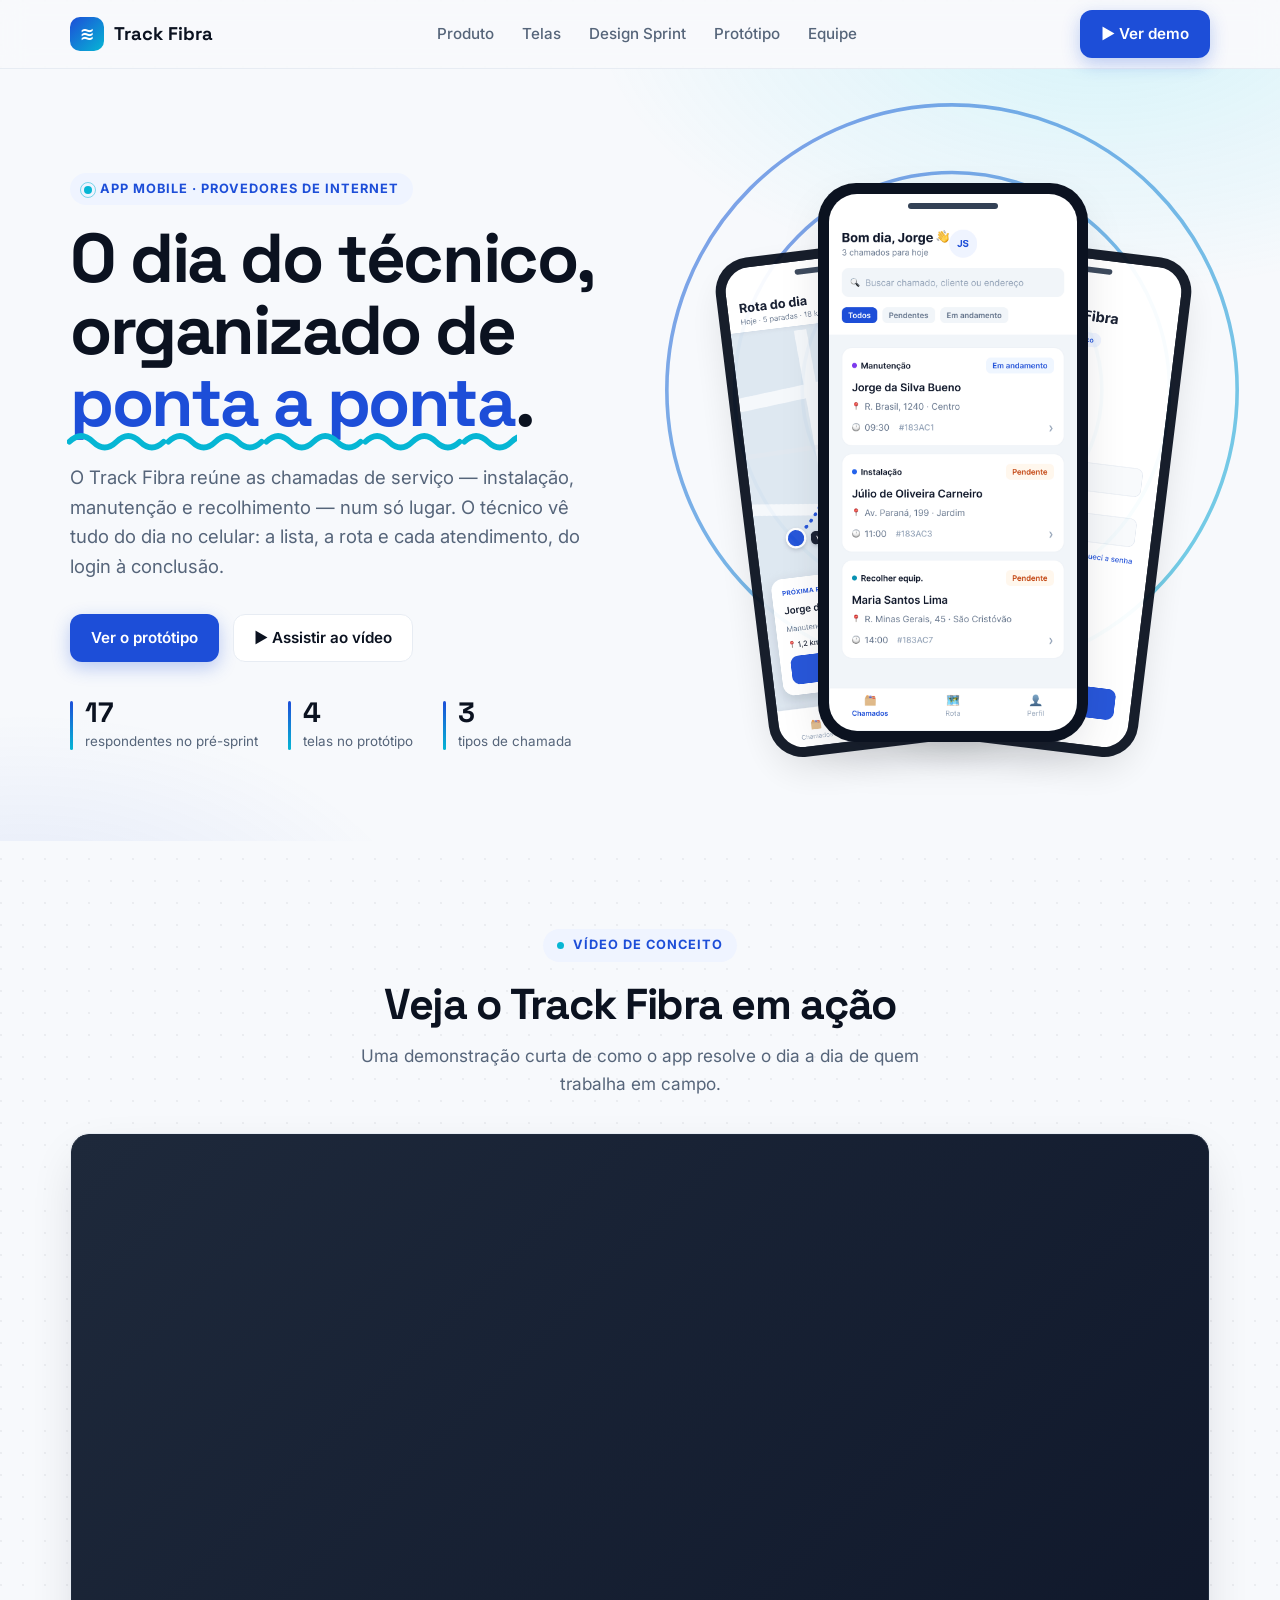
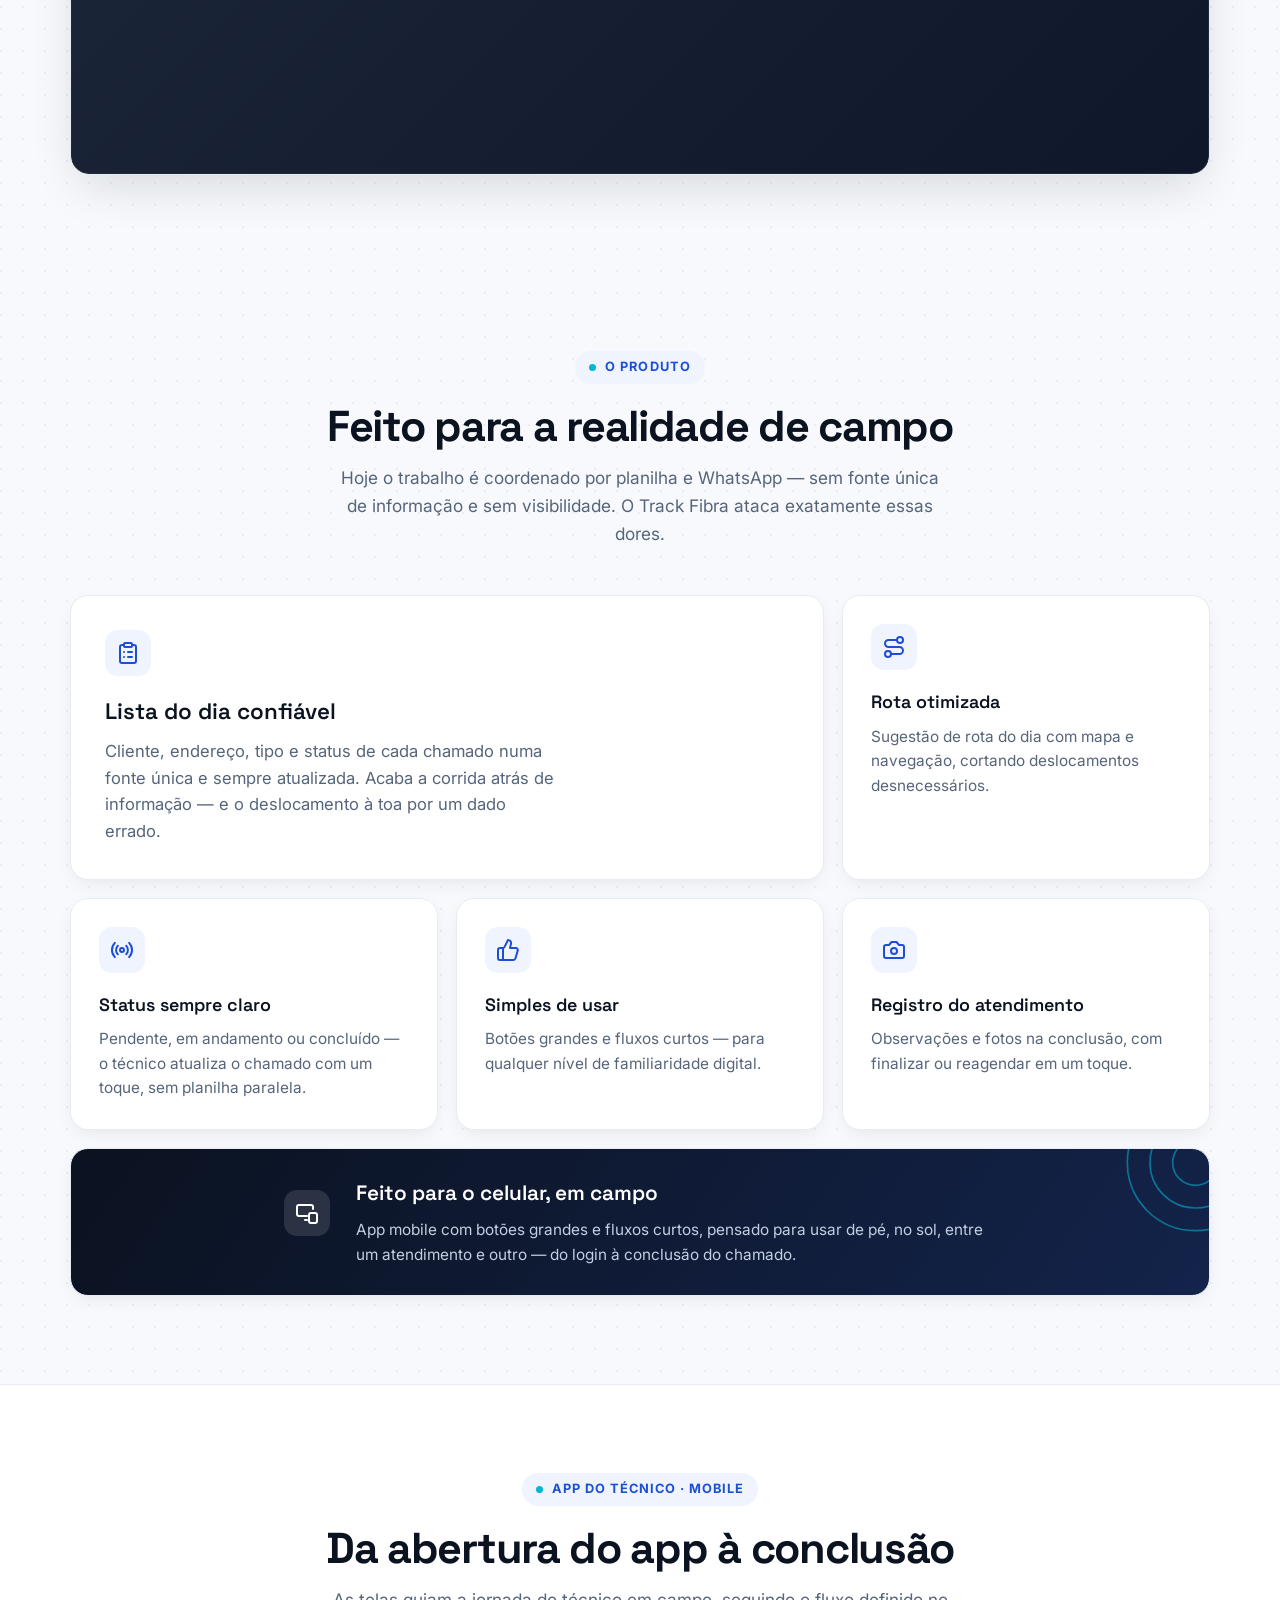
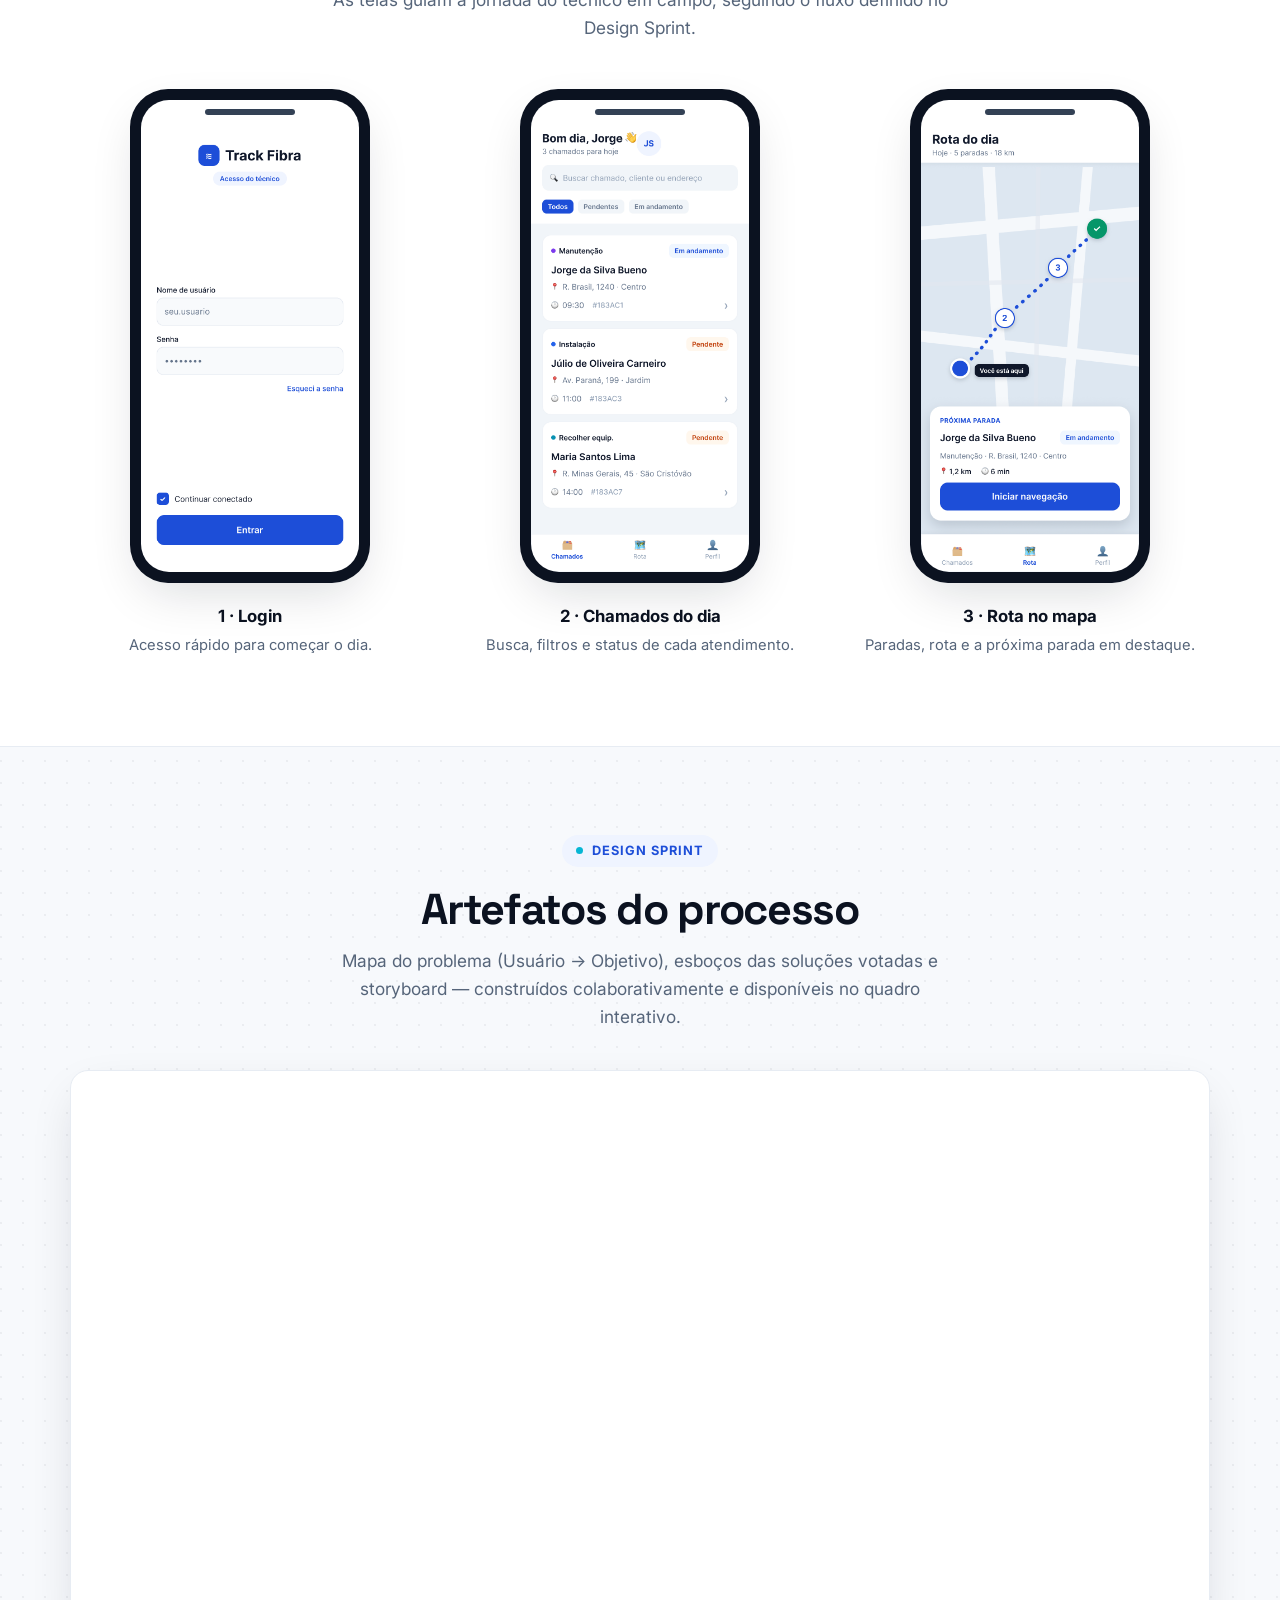
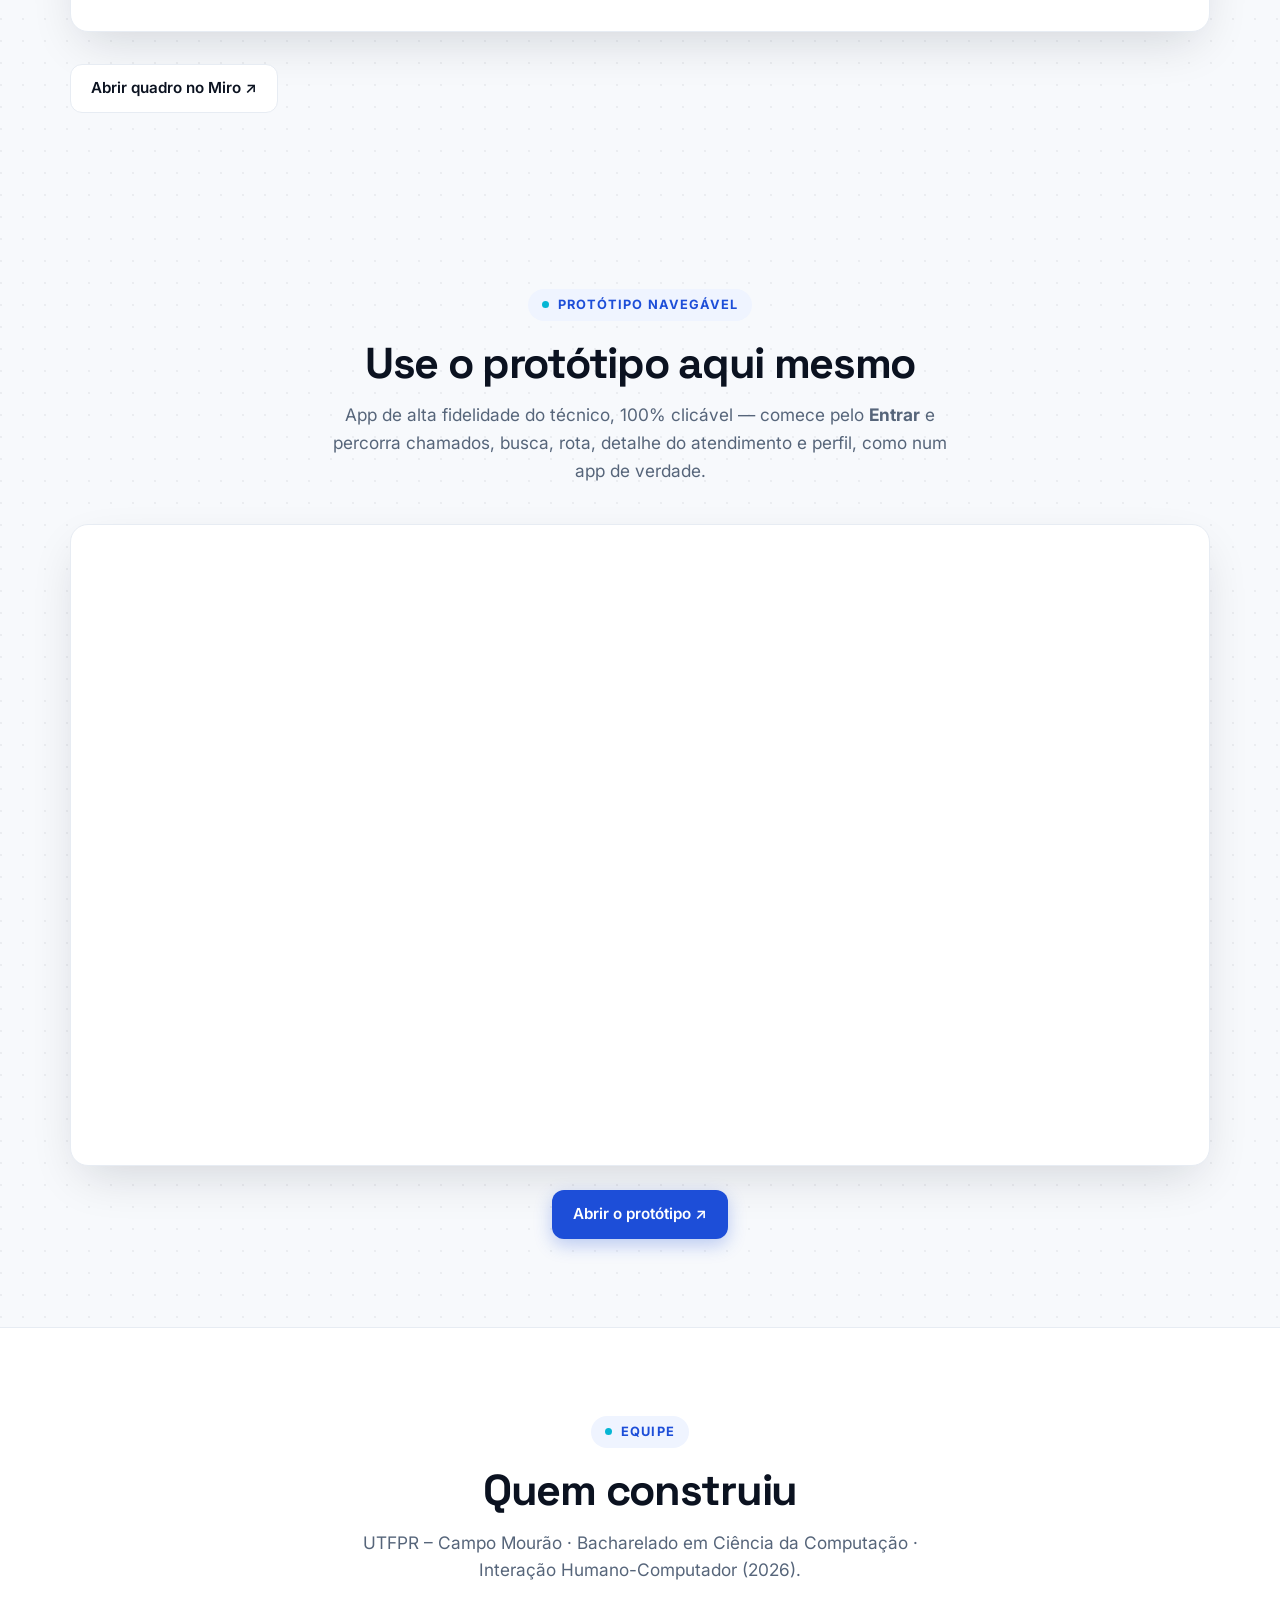
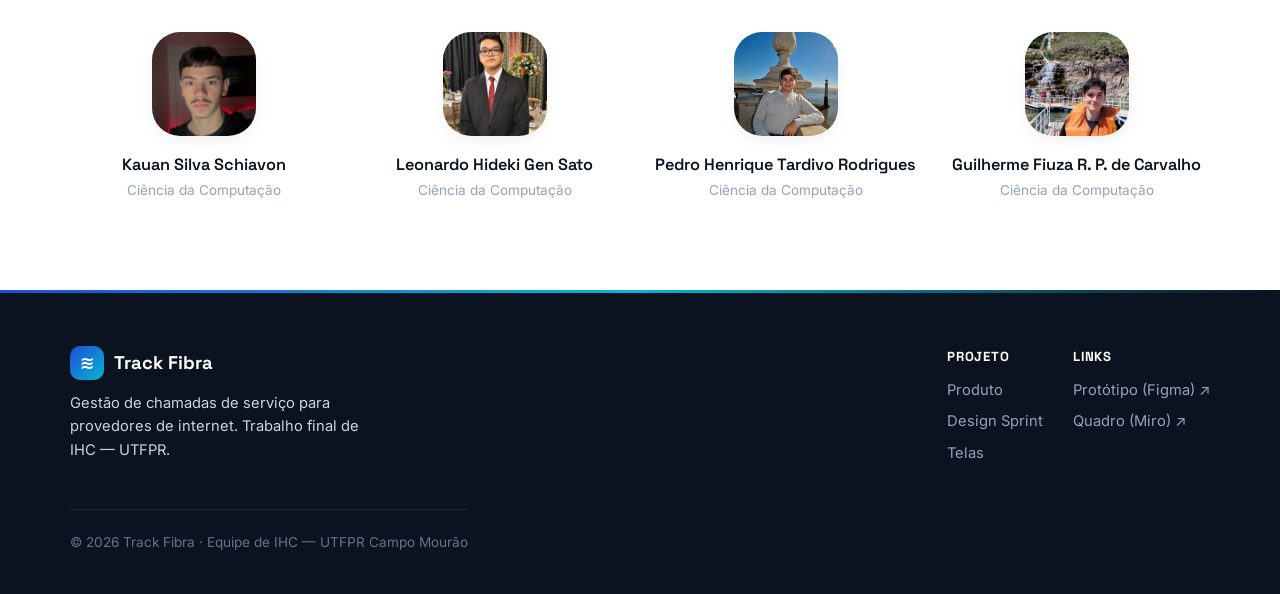
<file: index.html>
<!DOCTYPE html>
<html lang="pt-BR">
<head>
<meta charset="UTF-8">
<meta name="viewport" content="width=device-width, initial-scale=1.0">
<title>Track Fibra — Gestão de chamadas para provedores de internet</title>
<meta name="description" content="Track Fibra organiza o dia do técnico de campo: a lista de chamadas de serviço, a rota e cada atendimento, do login à conclusão. App mobile para provedores de internet.">
<link rel="preconnect" href="https://fonts.googleapis.com">
<link rel="preconnect" href="https://fonts.gstatic.com" crossorigin>
<link href="https://fonts.googleapis.com/css2?family=Inter:wght@400;500;600;700;800&family=Space+Grotesk:wght@500;600;700&display=swap" rel="stylesheet">
<link rel="stylesheet" href="styles.css">
</head>
<body>

<!-- ===== NAV ===== -->
<header class="nav">
  <div class="container">
    <div class="brand"><span class="mark">≋</span> Track Fibra</div>
    <nav class="nav-links">
      <a href="#produto">Produto</a>
      <a href="#telas">Telas</a>
      <a href="#sprint">Design Sprint</a>
      <a href="#prototipo">Protótipo</a>
      <a href="#equipe">Equipe</a>
    </nav>
    <a class="btn btn-primary" href="#video">▶ Ver demo</a>
  </div>
</header>

<!-- ===== HERO ===== -->
<section class="hero">
  <div class="hero-bg" aria-hidden="true">
    <svg class="signal" viewBox="0 0 240 240" fill="none">
      <defs>
        <linearGradient id="sg" x1="0" y1="0" x2="1" y2="1">
          <stop offset="0" stop-color="#1D4ED8"/><stop offset="1" stop-color="#06B6D4"/>
        </linearGradient>
      </defs>
      <g stroke="url(#sg)" stroke-width="1.5">
        <circle class="ring r1" cx="120" cy="120" r="34"/>
        <circle class="ring r2" cx="120" cy="120" r="62"/>
        <circle class="ring r3" cx="120" cy="120" r="90"/>
        <circle class="ring r4" cx="120" cy="120" r="118"/>
      </g>
      <circle cx="120" cy="120" r="6" fill="url(#sg)"/>
    </svg>
  </div>
  <div class="container hero-grid">
    <div class="hero-copy">
      <span class="eyebrow"><span class="sig-dot"></span>App mobile · Provedores de internet</span>
      <h1>O dia do técnico, organizado de <span class="hl">ponta a ponta</span>.</h1>
      <p class="hero-sub">O Track Fibra reúne as chamadas de serviço — instalação, manutenção e recolhimento —
         num só lugar. O técnico vê tudo do dia no celular: a lista, a rota e cada atendimento, do login à conclusão.</p>
      <div class="hero-cta">
        <a class="btn btn-primary" href="#prototipo">Ver o protótipo</a>
        <a class="btn btn-ghost" href="#video">▶ Assistir ao vídeo</a>
      </div>
      <div class="hero-stats">
        <div><b>17</b><span>respondentes no pré-sprint</span></div>
        <div><b>4</b><span>telas no protótipo</span></div>
        <div><b>3</b><span>tipos de chamada</span></div>
      </div>
    </div>
    <div class="hero-art">
      <div class="phone-stack">
        <div class="phone p1"><img src="assets/proto-rota.png" alt="Tela de rota do dia"></div>
        <div class="phone p2"><img src="assets/proto-lista.png" alt="Lista de chamados"></div>
        <div class="phone p3"><img src="assets/proto-login.png" alt="Tela de login"></div>
      </div>
    </div>
  </div>
</section>

<!-- ===== VÍDEO ===== -->
<section id="video">
  <div class="container center">
    <span class="eyebrow">Vídeo de conceito</span>
    <h2 class="title">Veja o Track Fibra em ação</h2>
    <p class="lead">Uma demonstração curta de como o app resolve o dia a dia de quem trabalha em campo.</p>
    <div class="embed-wrap" style="margin-top:36px">
      <!--
        ▶ COMO INSERIR O VÍDEO (≤ 2 min):
        1) YouTube: troque este bloco por
           <div class="video-frame"><iframe src="https://www.youtube.com/embed/SEU_ID" allowfullscreen></iframe></div>
        2) Arquivo local: <div class="video-frame"><video src="assets/video.mp4" controls poster="assets/proto-lista.png"></video></div>
      -->
      <div class="video-frame">
        <iframe src="https://www.youtube.com/embed/_q96fIySsOo" allowfullscreen loading="lazy" title="Track Fibra — vídeo de conceito"></iframe>
      </div>
    </div>
  </div>
</section>

<!-- ===== PRODUTO / DIFERENCIAIS ===== -->
<section id="produto">
  <div class="container">
    <div class="center">
      <span class="eyebrow">O produto</span>
      <h2 class="title">Feito para a realidade de campo</h2>
      <p class="lead">Hoje o trabalho é coordenado por planilha e WhatsApp — sem fonte única de informação
        e sem visibilidade. O Track Fibra ataca exatamente essas dores.</p>
    </div>
    <div class="bento">
      <div class="feature lg">
        <div class="ic"><svg viewBox="0 0 24 24"><rect x="8" y="2" width="8" height="4" rx="1"/><path d="M16 4h2a2 2 0 0 1 2 2v14a2 2 0 0 1-2 2H6a2 2 0 0 1-2-2V6a2 2 0 0 1 2-2h2"/><path d="M12 11h4M12 16h4M8 11h.01M8 16h.01"/></svg></div>
        <h3>Lista do dia confiável</h3>
        <p>Cliente, endereço, tipo e status de cada chamado numa fonte única e sempre atualizada. Acaba a corrida atrás de informação — e o deslocamento à toa por um dado errado.</p>
      </div>
      <div class="feature sm">
        <div class="ic"><svg viewBox="0 0 24 24"><circle cx="6" cy="19" r="3"/><path d="M9 19h8.5a3.5 3.5 0 0 0 0-7h-11a3.5 3.5 0 0 1 0-7H15"/><circle cx="18" cy="5" r="3"/></svg></div>
        <h3>Rota otimizada</h3>
        <p>Sugestão de rota do dia com mapa e navegação, cortando deslocamentos desnecessários.</p>
      </div>
      <div class="feature sm">
        <div class="ic"><svg viewBox="0 0 24 24"><path d="M4.9 19.1C1 15.2 1 8.8 4.9 4.9"/><path d="M7.8 16.2c-2.3-2.3-2.3-6.1 0-8.5"/><circle cx="12" cy="12" r="2"/><path d="M16.2 7.8c2.3 2.3 2.3 6.1 0 8.5"/><path d="M19.1 4.9C23 8.8 23 15.2 19.1 19.1"/></svg></div>
        <h3>Status sempre claro</h3>
        <p>Pendente, em andamento ou concluído — o técnico atualiza o chamado com um toque, sem planilha paralela.</p>
      </div>
      <div class="feature sm">
        <div class="ic"><svg viewBox="0 0 24 24"><path d="M7 10v12"/><path d="M15 5.88 14 10h5.83a2 2 0 0 1 1.92 2.56l-2.33 8A2 2 0 0 1 17.5 22H4a2 2 0 0 1-2-2v-8a2 2 0 0 1 2-2h2.76a2 2 0 0 0 1.79-1.11L12 2a3.13 3.13 0 0 1 3 3.88Z"/></svg></div>
        <h3>Simples de usar</h3>
        <p>Botões grandes e fluxos curtos — para qualquer nível de familiaridade digital.</p>
      </div>
      <div class="feature sm">
        <div class="ic"><svg viewBox="0 0 24 24"><path d="M14.5 4h-5L7 7H4a2 2 0 0 0-2 2v9a2 2 0 0 0 2 2h16a2 2 0 0 0 2-2V9a2 2 0 0 0-2-2h-3l-2.5-3z"/><circle cx="12" cy="13" r="3"/></svg></div>
        <h3>Registro do atendimento</h3>
        <p>Observações e fotos na conclusão, com finalizar ou reagendar em um toque.</p>
      </div>
      <div class="feature dark wide">
        <svg class="sig-deco" viewBox="0 0 120 120" fill="none"><g stroke-width="1.2"><circle cx="92" cy="28" r="16"/><circle cx="92" cy="28" r="32"/><circle cx="92" cy="28" r="48"/></g></svg>
        <div class="ic"><svg viewBox="0 0 24 24"><path d="M18 8V6a2 2 0 0 0-2-2H4a2 2 0 0 0-2 2v7a2 2 0 0 0 2 2h8"/><path d="M10 19h2"/><rect x="14" y="12" width="8" height="10" rx="2"/></svg></div>
        <div>
          <h3>Feito para o celular, em campo</h3>
          <p>App mobile com botões grandes e fluxos curtos, pensado para usar de pé, no sol, entre um atendimento e outro — do login à conclusão do chamado.</p>
        </div>
      </div>
    </div>
  </div>
</section>

<!-- ===== TELAS ===== -->
<section id="telas" class="screens">
  <div class="container">
    <div class="center">
      <span class="eyebrow">App do técnico · Mobile</span>
      <h2 class="title">Da abertura do app à conclusão</h2>
      <p class="lead">As telas guiam a jornada do técnico em campo, seguindo o fluxo definido no Design Sprint.</p>
    </div>
    <div class="screen-row">
      <div class="screen-card">
        <div class="phone"><img src="assets/proto-login.png" alt="Login"></div>
        <h4>1 · Login</h4>
        <p>Acesso rápido para começar o dia.</p>
      </div>
      <div class="screen-card">
        <div class="phone"><img src="assets/proto-lista.png" alt="Lista de chamados"></div>
        <h4>2 · Chamados do dia</h4>
        <p>Busca, filtros e status de cada atendimento.</p>
      </div>
      <div class="screen-card">
        <div class="phone"><img src="assets/proto-rota.png" alt="Rota do dia"></div>
        <h4>3 · Rota no mapa</h4>
        <p>Paradas, rota e a próxima parada em destaque.</p>
      </div>
    </div>
  </div>
</section>

<!-- ===== DESIGN SPRINT ===== -->
<section id="sprint">
  <div class="container">
    <div class="center">
      <span class="eyebrow">Design Sprint</span>
      <h2 class="title">Artefatos do processo</h2>
      <p class="lead">Mapa do problema (Usuário → Objetivo), esboços das soluções votadas e storyboard —
        construídos colaborativamente e disponíveis no quadro interativo.</p>
    </div>

    <div class="embed-wrap">
      <!-- O board precisa estar compartilhado ("qualquer pessoa com o link") para o embed renderizar. -->
      <iframe src="https://miro.com/app/live-embed/uXjVHEnk3OE=/?embedMode=view_only_without_ui&moveToViewport=-2200,-1100,5200,4200"
              title="Quadro do Design Sprint no Miro" allowfullscreen loading="lazy"></iframe>
    </div>

    <p class="lead" style="margin-top:32px">
      <a class="btn btn-ghost" href="https://miro.com/app/board/uXjVHEnk3OE=/" target="_blank" rel="noopener">Abrir quadro no Miro ↗</a>
    </p>
  </div>
</section>

<!-- ===== PROTÓTIPO / APP ===== -->
<section id="prototipo" class="figma">
  <div class="container">
    <div class="center">
      <span class="eyebrow">Protótipo navegável</span>
      <h2 class="title">Use o protótipo aqui mesmo</h2>
      <p class="lead">App de alta fidelidade do técnico, 100% clicável — comece pelo <b>Entrar</b> e percorra
        chamados, busca, rota, detalhe do atendimento e perfil, como num app de verdade.</p>
    </div>
    <div class="embed-wrap">
      <!-- Embed do PROTÓTIPO Figma (precisa do arquivo compartilhado publicamente para renderizar). -->
      <iframe title="Protótipo Track Fibra no Figma" allowfullscreen loading="lazy"
        src="https://embed.figma.com/proto/WlkwUAUbbs0dsNf184dEUv/Track-Fibra?node-id=6-2&starting-point-node-id=6-2&scaling=scale-down-width&embed-host=share"></iframe>
    </div>
    <p class="center" style="margin-top:24px">
      <a class="btn btn-primary" href="https://www.figma.com/proto/WlkwUAUbbs0dsNf184dEUv/Track-Fibra?node-id=6-2&starting-point-node-id=6-2&scaling=scale-down-width" target="_blank" rel="noopener">Abrir o protótipo ↗</a>
    </p>
  </div>
</section>

<!-- ===== EQUIPE ===== -->
<section id="equipe" class="team">
  <div class="container">
    <div class="center">
      <span class="eyebrow">Equipe</span>
      <h2 class="title">Quem construiu</h2>
      <p class="lead">UTFPR – Campo Mourão · Bacharelado em Ciência da Computação · Interação Humano-Computador (2026).</p>
    </div>
    <div class="team-grid">
      <!-- Para usar fotos reais: troque a div.avatar por <img class="avatar" src="assets/foto-nome.jpg" alt="Nome"> -->
<div class="member">
    <img class="avatar" src="assets/foto-kauan.jpg" alt="Kauan Silva Schiavon">
    <h4>Kauan Silva Schiavon</h4>
    <p>Ciência da Computação</p>
</div>
      <div class="member">
        <img class="avatar" src="assets/foto-leonardo.jpg" alt="Leonardo Hideki Gen Sato" style="object-position:center 18%">
        <h4>Leonardo Hideki Gen Sato</h4><p>Ciência da Computação</p>
      </div>
      <div class="member">
        <img class="avatar" src="assets/foto-pedro.jpg" alt="Pedro Henrique Tardivo Rodrigues">
        <h4>Pedro Henrique Tardivo Rodrigues</h4><p>Ciência da Computação</p>
      </div>
      <div class="member">
        <img class="avatar" src="assets/foto-guilherme.jpg" alt="Guilherme Fiuza R. P. de Carvalho" style="object-position:60% 20%">
        <h4>Guilherme Fiuza R. P. de Carvalho</h4><p>Ciência da Computação</p>
      </div>
    </div>
  </div>
</section>

<!-- ===== FOOTER ===== -->
<footer>
  <div class="container">
    <div>
      <div class="brand"><span class="mark">≋</span> Track Fibra</div>
      <p style="margin-top:12px;max-width:300px;font-size:.92rem">Gestão de chamadas de serviço para provedores de internet. Trabalho final de IHC — UTFPR.</p>
    </div>
    <div class="foot-links">
      <div class="foot-col">
        <h5>Projeto</h5>
        <a href="#produto">Produto</a>
        <a href="#sprint">Design Sprint</a>
        <a href="#telas">Telas</a>
      </div>
      <div class="foot-col">
        <h5>Links</h5>
        <a href="https://www.figma.com/design/WlkwUAUbbs0dsNf184dEUv" target="_blank" rel="noopener">Protótipo (Figma) ↗</a>
        <a href="https://miro.com/app/board/uXjVHEnk3OE=/" target="_blank" rel="noopener">Quadro (Miro) ↗</a>
      </div>
    </div>
  </div>
  <div class="container"><div class="copy">© 2026 Track Fibra · Equipe de IHC — UTFPR Campo Mourão</div></div>
</footer>

<script>
(function(){
  if (window.matchMedia && matchMedia('(prefers-reduced-motion: reduce)').matches) return;
  var els = [].slice.call(document.querySelectorAll('.center, .feature, .screen-card, .member'));
  var io = new IntersectionObserver(function(entries){
    entries.forEach(function(e){ if(e.isIntersecting){ e.target.classList.add('in'); io.unobserve(e.target); } });
  }, {threshold:0.12, rootMargin:'0px 0px -6% 0px'});
  els.forEach(function(el){
    if(el.getBoundingClientRect().top < window.innerHeight*0.92) return; /* já visível: não esconde */
    el.classList.add('reveal');
    io.observe(el);
  });
})();
</script>

</body>
</html>
</file>
<file: styles.css>
/* ===== Track Fibra — Landing Page ===== */
:root{
  --display:'Space Grotesk',-apple-system,system-ui,sans-serif;
  --sans:'Inter',system-ui,-apple-system,sans-serif;
  --blue:#1D4ED8; --blue-dark:#1B3BB3; --cyan:#06B6D4; --cyan-soft:#22D3EE;
  --ink:#0B1220; --ink-2:#1E293B; --gray:#56657A; --mute:#94A3B8;
  --bg:#F7F9FC; --card:#FFFFFF; --line:#E7ECF3; --line-2:#D6DEEA;
  --radius:18px; --radius-lg:26px; --radius-sm:12px;
  --shadow:0 18px 50px -12px rgba(11,18,32,.16);
  --shadow-sm:0 6px 20px -6px rgba(11,18,32,.10);
}
*{box-sizing:border-box;margin:0;padding:0}
html{scroll-behavior:smooth}
body{
  font-family:var(--sans);
  color:var(--ink);
  background:
    radial-gradient(circle at 1px 1px, rgba(11,18,32,.05) 1px, transparent 0) 0 0/22px 22px,
    var(--bg);
  line-height:1.6;
  -webkit-font-smoothing:antialiased;
}
a{color:inherit;text-decoration:none}
img{max-width:100%;display:block}
.container{width:min(1140px,92vw);margin-inline:auto}
section{padding:88px 0}
.eyebrow{
  display:inline-block;font-size:.8rem;font-weight:700;letter-spacing:.08em;
  text-transform:uppercase;color:var(--blue);
  background:#EFF4FF;padding:6px 14px;border-radius:999px;margin-bottom:18px;
}
h2.title{font-family:var(--display);font-size:clamp(1.85rem,3.4vw,2.7rem);font-weight:700;letter-spacing:-.03em;line-height:1.12}
.brand{font-family:var(--display)}
.lead{color:var(--gray);font-size:1.08rem;max-width:620px;margin-top:14px}
.center{text-align:center}
.center .lead{margin-inline:auto}

/* ===== Nav ===== */
.nav{
  position:sticky;top:0;z-index:50;background:rgba(248,250,252,.85);
  backdrop-filter:blur(12px);border-bottom:1px solid var(--line);
}
.nav .container{display:flex;align-items:center;justify-content:space-between;height:68px}
.brand{display:flex;align-items:center;gap:10px;font-weight:800;font-size:1.15rem}
.brand .mark{
  width:34px;height:34px;border-radius:10px;background:linear-gradient(135deg,var(--blue),var(--cyan));
  display:grid;place-items:center;color:#fff;font-size:1.1rem;font-weight:700;
}
.nav-links{display:flex;gap:28px;font-size:.95rem;font-weight:500;color:var(--gray)}
.nav-links a:hover{color:var(--ink)}
.btn{
  display:inline-flex;align-items:center;gap:8px;font-weight:600;font-size:.95rem;
  padding:11px 20px;border-radius:12px;border:1.5px solid transparent;cursor:pointer;transition:.18s;
}
.btn-primary{background:var(--blue);color:#fff;box-shadow:0 6px 18px rgba(29,78,216,.28)}
.btn-primary:hover{background:var(--blue-dark);transform:translateY(-1px)}
.btn-ghost{background:#fff;border-color:var(--line);color:var(--ink)}
.btn-ghost:hover{border-color:var(--blue);color:var(--blue)}
@media(max-width:760px){.nav-links{display:none}}

/* ===== Hero (Sinal & Fibra) ===== */
.hero{
  position:relative;overflow:hidden;padding:104px 0 88px;
  background:
    radial-gradient(820px 460px at 86% -8%, rgba(34,211,238,.16), transparent 62%),
    radial-gradient(680px 420px at 2% 116%, rgba(29,78,216,.10), transparent 60%),
    var(--bg);
}
.hero-bg{position:absolute;inset:0;z-index:0;pointer-events:none;overflow:hidden}
.hero-bg .signal{position:absolute;right:3%;top:4%;width:min(580px,46vw);height:auto;opacity:.55}
.signal .ring{transform-origin:center;animation:sig-pulse 4.2s ease-in-out infinite}
.signal .r2{animation-delay:.5s}.signal .r3{animation-delay:1s}.signal .r4{animation-delay:1.5s}
@keyframes sig-pulse{0%,100%{opacity:.12}50%{opacity:.7}}
.hero .container.hero-grid{position:relative;z-index:1;display:grid;grid-template-columns:1.06fr .94fr;gap:48px;align-items:center}
.hero-copy{animation:rise .7s cubic-bezier(.2,.7,.2,1) both}
.hero h1{font-family:var(--display);font-size:clamp(2.5rem,5.4vw,4.4rem);font-weight:700;letter-spacing:-.035em;line-height:1.04;color:var(--ink)}
.hl{position:relative;white-space:nowrap;color:var(--blue)}
.hl::after{content:"";position:absolute;left:-.04em;right:-.04em;bottom:-.07em;height:.34em;
  background:url("data:image/svg+xml,%3Csvg xmlns='http://www.w3.org/2000/svg' width='42' height='10' viewBox='0 0 42 10'%3E%3Cpath d='M1 6 Q6 1 11 6 T21 6 T31 6 T41 6' fill='none' stroke='%2306B6D4' stroke-width='2.4' stroke-linecap='round'/%3E%3C/svg%3E") repeat-x;
  background-size:auto 100%;}
.hero-sub{color:var(--gray);font-size:1.16rem;margin:24px 0 32px;max-width:520px}
.hero-cta{display:flex;gap:14px;flex-wrap:wrap}
.hero-stats{margin-top:36px;display:flex;gap:30px;flex-wrap:wrap}
.hero-stats > div{position:relative;padding-left:15px}
.hero-stats > div::before{content:"";position:absolute;left:0;top:3px;bottom:3px;width:3px;border-radius:3px;background:linear-gradient(180deg,var(--blue),var(--cyan))}
.hero-stats b{font-family:var(--display);font-weight:700;color:var(--ink);font-size:1.75rem;display:block;line-height:1.05}
.hero-stats span{color:var(--gray);font-size:.84rem}
.eyebrow .sig-dot{position:relative;display:inline-block;width:8px;height:8px;border-radius:50%;background:var(--cyan);margin-right:8px;vertical-align:middle}
.eyebrow .sig-dot::after{content:"";position:absolute;inset:-4px;border-radius:50%;border:1.5px solid var(--cyan);opacity:.5;animation:sig-pulse 2s ease-out infinite}
.hero-art{position:relative}
@keyframes rise{from{opacity:0;transform:translateY(18px)}to{opacity:1;transform:none}}

/* phone mockup */
.phone{
  width:270px;border-radius:38px;background:#0B1220;padding:11px;box-shadow:var(--shadow);
  margin-inline:auto;position:relative;
}
.phone::before{content:"";position:absolute;top:20px;left:50%;transform:translateX(-50%);width:90px;height:6px;border-radius:99px;background:#334155;z-index:2}
.phone img{border-radius:28px;width:100%}
.phone-stack{position:relative;height:560px}
.phone-stack .phone{position:absolute}
.phone-stack .p1{left:6%;top:34px;transform:rotate(-7deg) scale(.9);z-index:1;opacity:.95}
.phone-stack .p2{left:50%;transform:translateX(-50%);z-index:3}
.phone-stack .p3{right:6%;top:34px;transform:rotate(7deg) scale(.9);z-index:1;opacity:.95}
@media(max-width:920px){
  .hero .container.hero-grid{grid-template-columns:1fr;gap:24px}
  .hero-bg .signal{width:78vw;right:-12%;top:auto;bottom:-4%;opacity:.3}
  .phone-stack{height:520px;margin-top:10px}
}
@media(prefers-reduced-motion:reduce){
  .signal .ring,.eyebrow .sig-dot::after,.hero-copy{animation:none}
}

/* ===== Video ===== */
.video-frame{
  position:relative;aspect-ratio:16/9;border-radius:var(--radius);overflow:hidden;
  background:linear-gradient(135deg,#1E293B,#0F172A);box-shadow:var(--shadow);
  display:grid;place-items:center;text-align:center;color:#fff;border:1px solid #1e293b;
}
.video-frame iframe,.video-frame video{position:absolute;inset:0;width:100%;height:100%;border:0}
.play{width:78px;height:78px;border-radius:50%;background:rgba(255,255,255,.16);display:grid;place-items:center;margin:0 auto 16px;border:2px solid rgba(255,255,255,.4)}
.play svg{width:30px;height:30px;fill:#fff;margin-left:4px}
.video-note{font-size:.92rem;color:#cbd5e1;max-width:440px;margin:6px auto 0}

/* ===== Features ===== */
.grid-3{display:grid;grid-template-columns:repeat(3,1fr);gap:22px;margin-top:48px}
.feature{background:var(--card);border:1px solid var(--line);border-radius:var(--radius);padding:28px;box-shadow:var(--shadow-sm);transition:.2s}
.feature:hover{transform:translateY(-4px);box-shadow:var(--shadow)}
.feature .ic{width:48px;height:48px;border-radius:13px;background:#EFF4FF;display:grid;place-items:center;font-size:1.4rem;margin-bottom:16px}
.feature h3{font-size:1.12rem;font-weight:700;margin-bottom:8px}
.feature p{color:var(--gray);font-size:.96rem}
@media(max-width:860px){.grid-3{grid-template-columns:1fr}}

/* ===== Screens showcase ===== */
.screens{background:#fff;border-top:1px solid var(--line);border-bottom:1px solid var(--line)}
.screen-row{display:grid;grid-template-columns:repeat(3,1fr);gap:30px;margin-top:48px}
.screen-card{text-align:center}
.screen-card .phone{width:240px}
.screen-card h4{margin-top:20px;font-size:1.05rem;font-weight:700}
.screen-card p{color:var(--gray);font-size:.92rem;margin-top:4px}
@media(max-width:860px){.screen-row{grid-template-columns:1fr;gap:48px}}

/* ===== Artifacts ===== */
.embed-wrap{margin-top:40px;border-radius:var(--radius);overflow:hidden;border:1px solid var(--line);box-shadow:var(--shadow);background:#fff}
.embed-wrap iframe{display:block;width:100%;height:560px;border:0}
.sketches{display:grid;grid-template-columns:repeat(4,1fr);gap:18px;margin-top:34px}
.sketch{background:#fff;border:1px solid var(--line);border-radius:14px;padding:12px;box-shadow:var(--shadow-sm)}
.sketch img{border-radius:8px;background:#f1f5f9}
.sketch span{display:block;text-align:center;font-size:.86rem;font-weight:600;color:var(--blue);margin-top:10px}
@media(max-width:860px){.sketches{grid-template-columns:repeat(2,1fr)}}

/* ===== Figma ===== */
.figma .embed-wrap iframe{height:640px}

/* ===== Team ===== */
.team{background:#fff;border-top:1px solid var(--line)}
.team-grid{display:grid;grid-template-columns:repeat(4,1fr);gap:24px;margin-top:48px}
.member{text-align:center}
.avatar{
  width:104px;height:104px;border-radius:50%;margin:0 auto 16px;display:grid;place-items:center;
  font-size:1.9rem;font-weight:800;color:#fff;box-shadow:var(--shadow-sm);
}
.member h4{font-size:1.02rem;font-weight:700}
.member p{color:var(--mute);font-size:.85rem;margin-top:2px}
@media(max-width:860px){.team-grid{grid-template-columns:repeat(2,1fr);gap:34px}}

/* ===== Footer ===== */
footer{background:var(--ink);color:#cbd5e1;padding:56px 0 40px}
footer .container{display:flex;justify-content:space-between;gap:30px;flex-wrap:wrap;align-items:flex-start}
footer .brand{color:#fff}
.foot-links{display:flex;gap:30px;flex-wrap:wrap}
.foot-col h5{color:#fff;font-size:.82rem;text-transform:uppercase;letter-spacing:.06em;margin-bottom:12px}
.foot-col a{display:block;color:#94a3b8;font-size:.92rem;margin-bottom:8px}
.foot-col a:hover{color:#fff}
.copy{margin-top:36px;padding-top:22px;border-top:1px solid #1e293b;font-size:.85rem;color:#64748b;text-align:center}

/* ===== Sinal & Fibra — Fase 2 (coesão geral) ===== */
/* eyebrow com ponto de sinal nas demais seções */
section:not(.hero) .eyebrow{display:inline-flex;align-items:center}
section:not(.hero) .eyebrow::before{content:"";width:7px;height:7px;border-radius:50%;background:var(--cyan);margin-right:9px;flex:none}

/* títulos de card com a display */
.feature h3{font-family:var(--display);font-weight:600;font-size:1.12rem;margin-bottom:8px}

/* ícones de linha (Lucide) — substituem os emojis */
.feature .ic{width:46px;height:46px;border-radius:13px;background:#EFF4FF;display:grid;place-items:center;margin-bottom:18px}
.feature .ic svg{fill:none;stroke-linecap:round;stroke-linejoin:round}
.feature .ic svg{width:24px;height:24px;stroke:var(--blue);stroke-width:2}

/* bento grid das features */
.bento{display:grid;grid-template-columns:repeat(6,1fr);gap:18px;margin-top:48px;align-items:stretch}
.bento .feature{margin:0;display:flex;flex-direction:column}
.feature.lg{grid-column:span 4;padding:34px}
.feature.lg h3{font-size:1.4rem}
.feature.lg p{font-size:1.04rem;max-width:46ch}
.feature.sm{grid-column:span 2}
.feature.dark{grid-column:span 6;position:relative;overflow:hidden;background:linear-gradient(125deg,#0B1220,#13234a);color:#fff;justify-content:center}
.feature.dark.wide{flex-direction:row;align-items:center;gap:26px}
.feature.dark h3{color:#fff;font-size:1.3rem}
.feature.dark p{color:#c3cfe2;max-width:64ch}
.feature.dark .ic{background:rgba(255,255,255,.12);flex:none}
.feature.dark .ic svg{stroke:#fff}
.feature .sig-deco{position:absolute;right:-26px;top:-26px;width:170px;height:170px;opacity:.55;pointer-events:none}
.feature .sig-deco circle{stroke:var(--cyan);fill:none}
@media(max-width:980px){
  .bento{grid-template-columns:repeat(2,1fr)}
  .feature.lg,.feature.dark{grid-column:span 2}
  .feature.sm{grid-column:span 1}
}
@media(max-width:560px){
  .bento{grid-template-columns:1fr}
  .feature.lg,.feature.sm,.feature.dark{grid-column:auto}
  .feature.dark.wide{flex-direction:column;align-items:flex-start;gap:14px}
}

/* equipe — avatares em squircle + display */
.member .avatar{border-radius:28px;font-family:var(--display)}
.member h4{font-family:var(--display);font-weight:600}

/* footer — fio de sinal no topo + display nas colunas */
footer{position:relative;overflow:hidden}
footer::before{content:"";position:absolute;top:0;left:0;right:0;height:3px;background:linear-gradient(90deg,var(--blue),var(--cyan),transparent)}
footer .foot-col h5{font-family:var(--display)}

/* motion — reveal no scroll */
.reveal{opacity:0;transform:translateY(18px);transition:opacity .6s ease,transform .6s cubic-bezier(.2,.7,.2,1)}
.reveal.in{opacity:1;transform:none}
@media(prefers-reduced-motion:reduce){.reveal{opacity:1;transform:none;transition:none}}

.member img.avatar{object-fit:cover}
</file>
